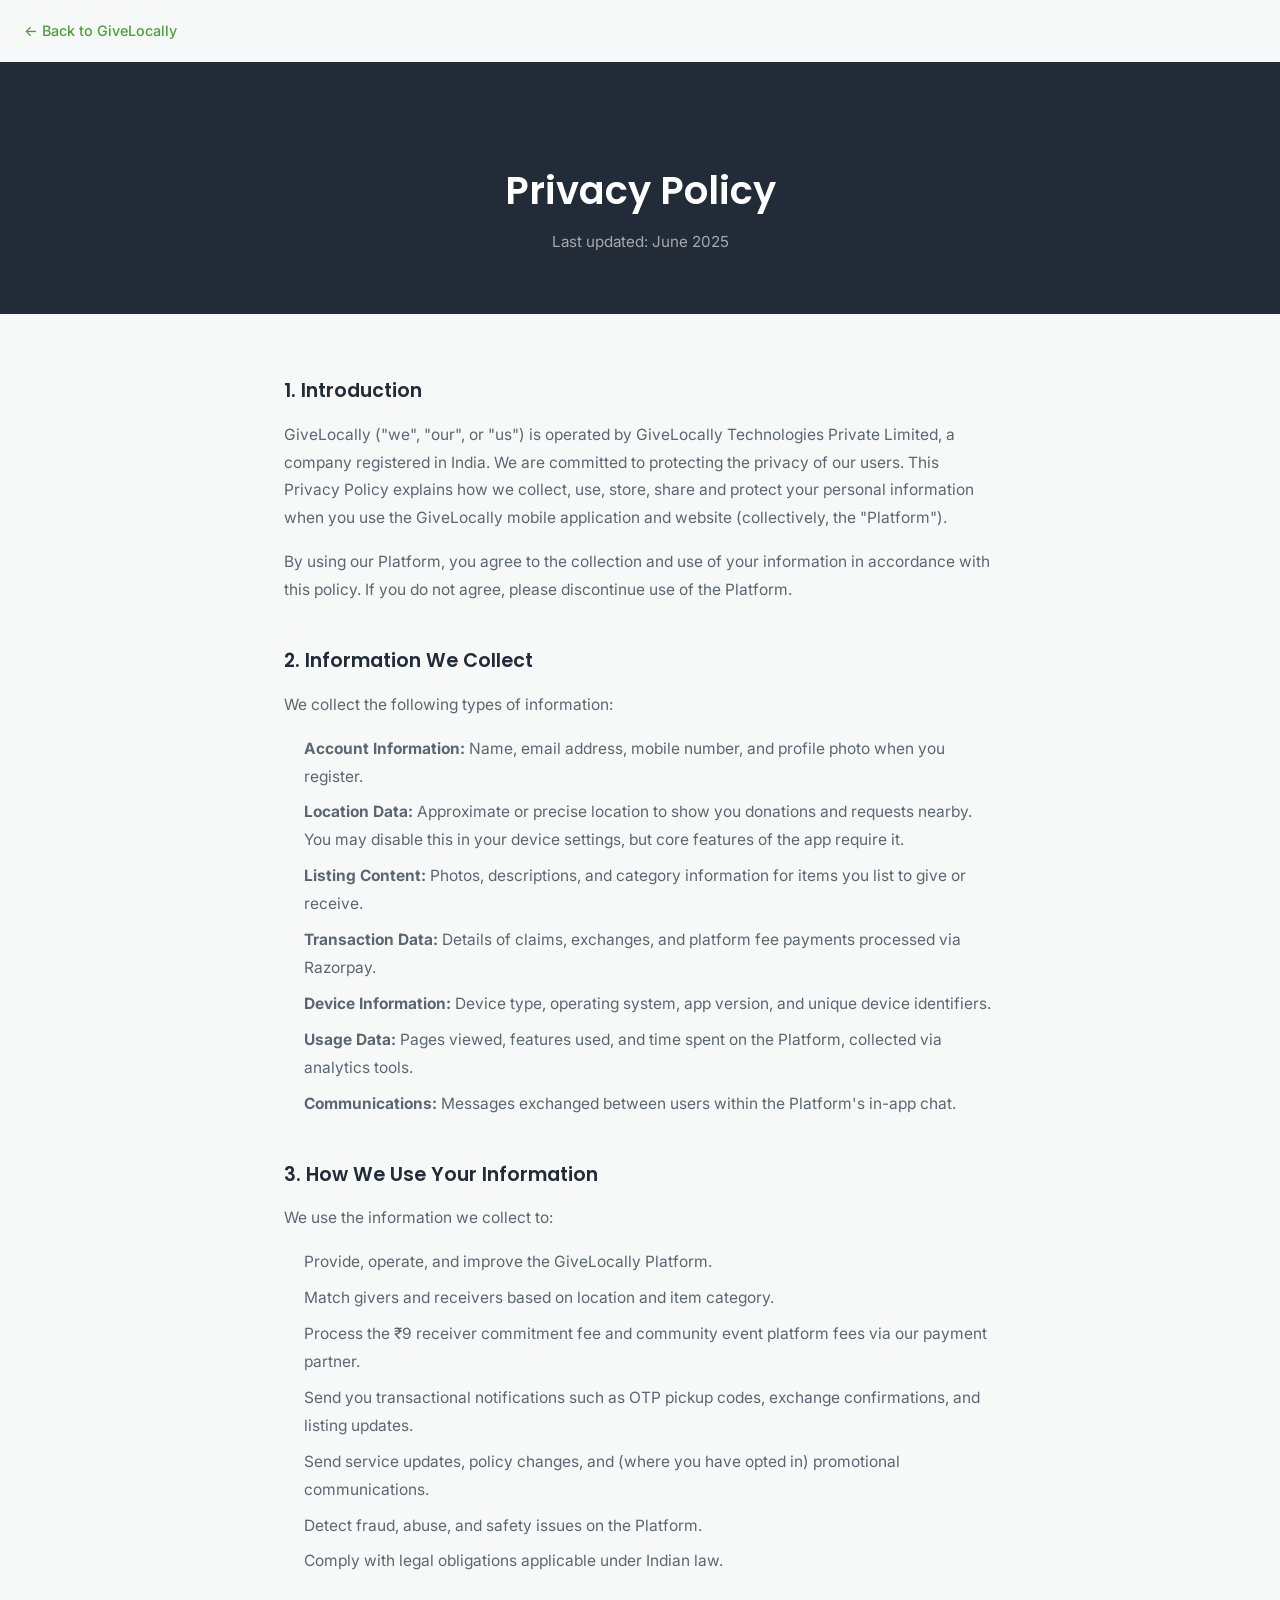
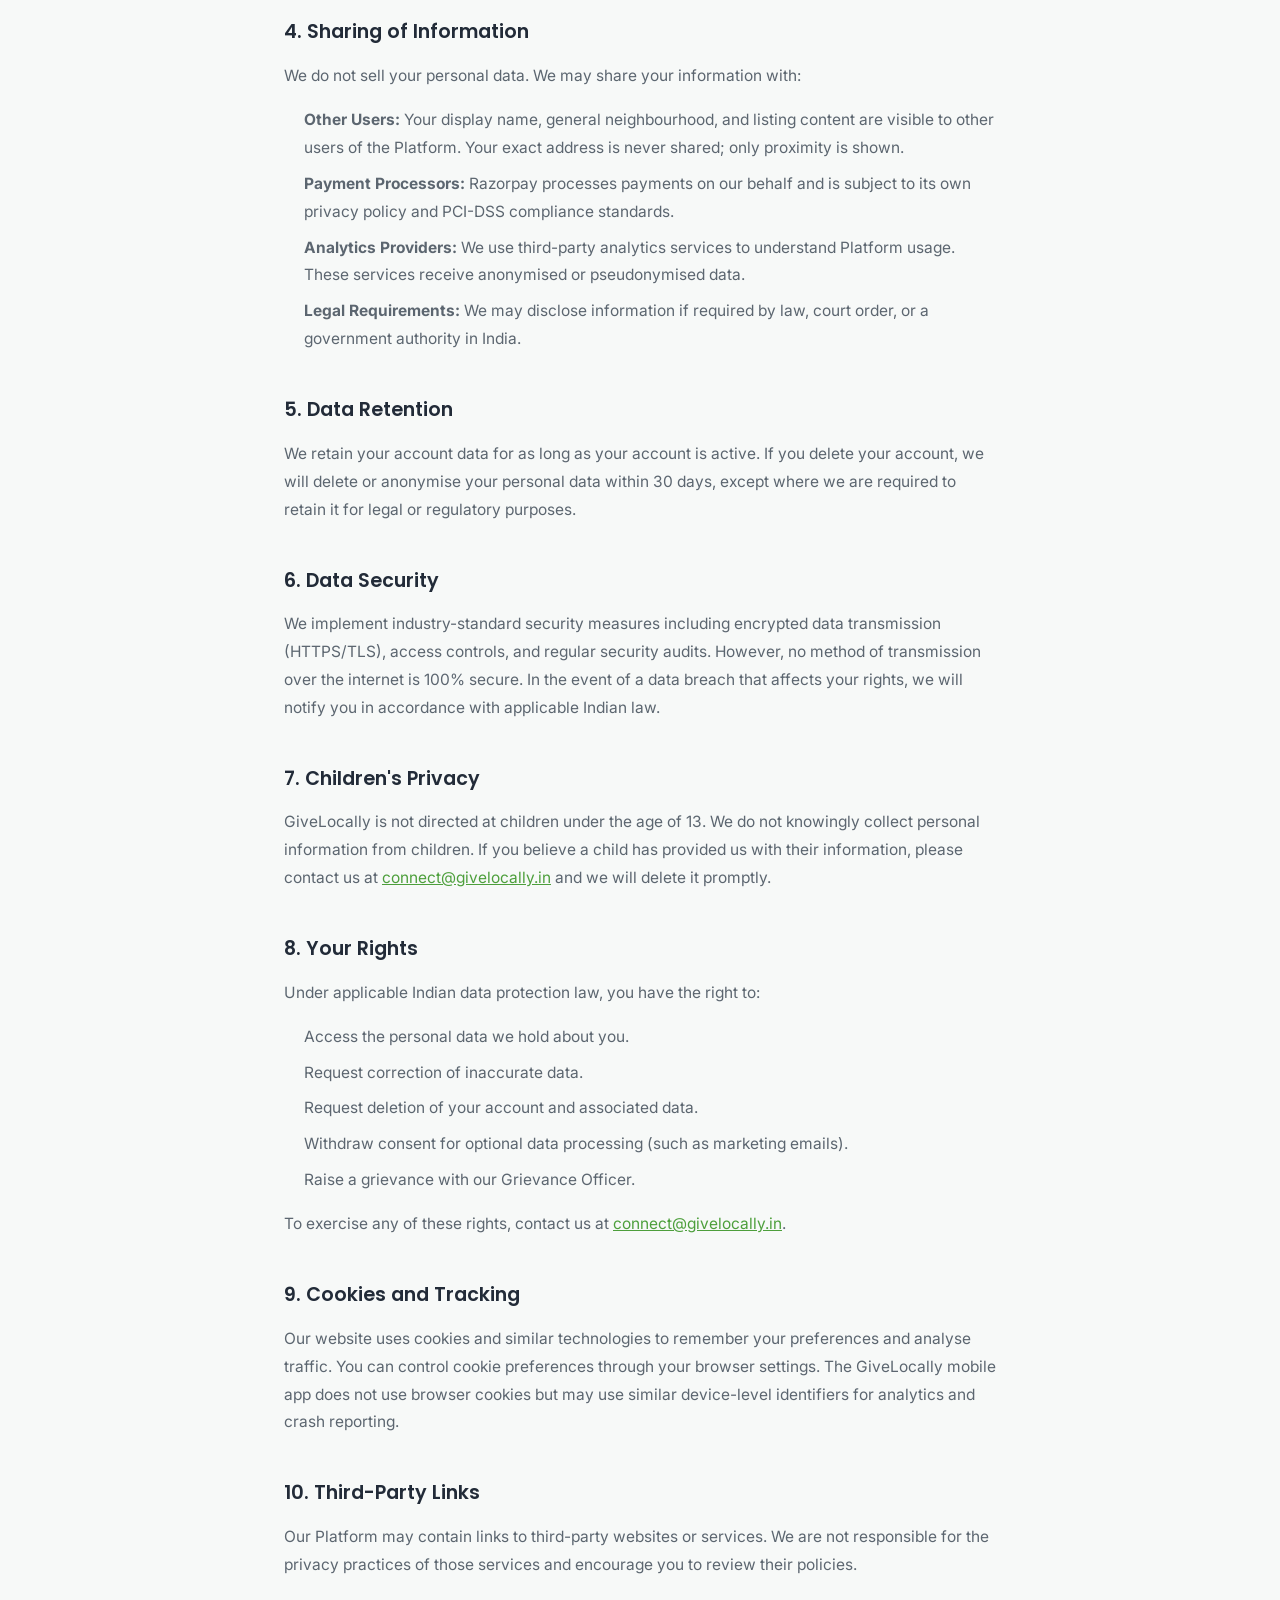
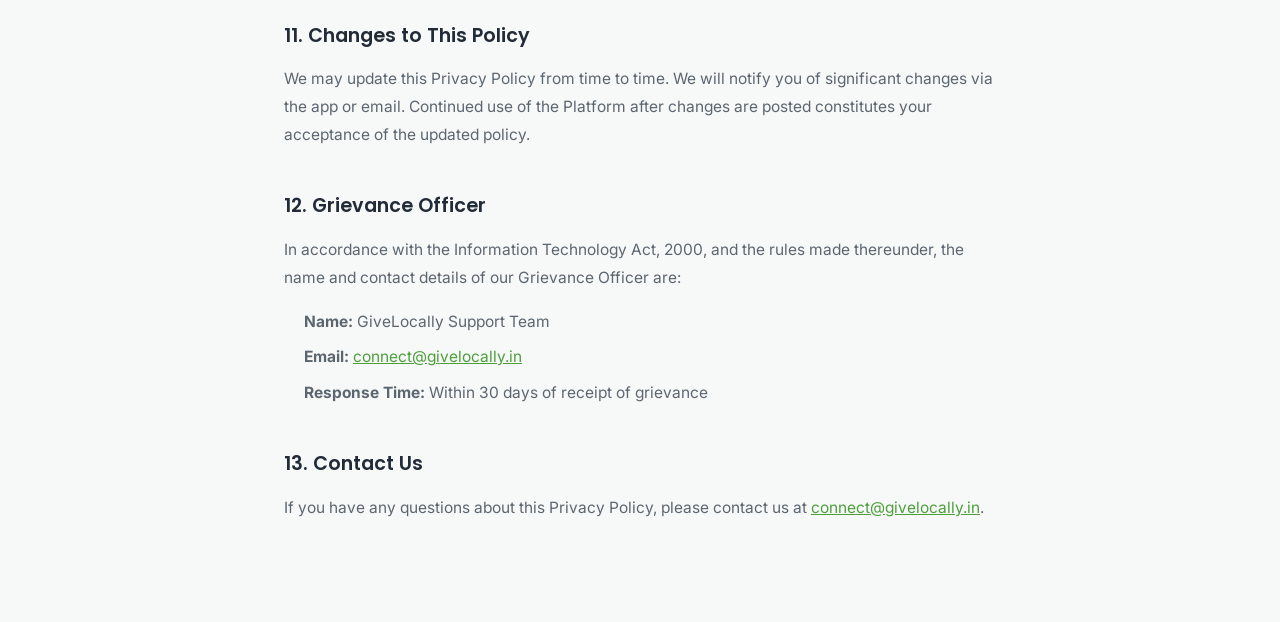
<file: privacy-policy.html>
<!DOCTYPE html>
<html lang="en">
<head>
<meta charset="UTF-8">
<meta name="viewport" content="width=device-width, initial-scale=1.0">
<title>Privacy Policy | GiveLocally</title>
<meta name="description" content="GiveLocally Privacy Policy — how we collect, use and protect your personal information on the GiveLocally donation app.">
<link rel="canonical" href="https://givelocally.in/privacy-policy.html">
<meta name="robots" content="noindex, follow">
<link rel="icon" type="image/png" href="assets/favicon.png">
<meta name="theme-color" content="#4D9F3C">
<link rel="preconnect" href="https://fonts.googleapis.com">
<link href="https://fonts.googleapis.com/css2?family=Poppins:wght@400;500;600;700&family=Inter:wght@400;500;600&display=swap" rel="stylesheet">
<link rel="stylesheet" href="style.css">
<style>
  .legal-hero {
    background: var(--color-navy);
    color: #fff;
    padding: 100px 0 60px;
    text-align: center;
  }
  .legal-hero h1 { font-family: var(--font-display); font-size: 2.4rem; font-weight: 600; margin-bottom: 12px; }
  .legal-hero p { color: rgba(255,255,255,0.6); font-size: 0.95rem; }
  .legal-body {
    max-width: 760px;
    margin: 60px auto 100px;
    padding: 0 24px;
    color: var(--color-ink);
    font-family: var(--font-body);
    line-height: 1.8;
  }
  .legal-body h2 {
    font-family: var(--font-display);
    font-size: 1.2rem;
    font-weight: 600;
    color: var(--color-navy);
    margin: 40px 0 12px;
  }
  .legal-body h2:first-child { margin-top: 0; }
  .legal-body p { margin-bottom: 16px; color: var(--color-ink-soft); font-size: 0.97rem; }
  .legal-body ul { margin: 0 0 16px 20px; color: var(--color-ink-soft); font-size: 0.97rem; }
  .legal-body ul li { margin-bottom: 8px; }
  .legal-body a { color: var(--color-primary); text-decoration: underline; }
  .back-link {
    display: inline-flex;
    align-items: center;
    gap: 8px;
    color: var(--color-primary);
    font-family: var(--font-body);
    font-size: 0.9rem;
    font-weight: 500;
    text-decoration: none;
    padding: 20px 24px;
    display: block;
  }
  .back-link:hover { text-decoration: underline; }
</style>
</head>
<body>

<a href="index.html" class="back-link">← Back to GiveLocally</a>

<section class="legal-hero">
  <div class="container">
    <h1>Privacy Policy</h1>
    <p>Last updated: June 2025</p>
  </div>
</section>

<div class="legal-body">

  <h2>1. Introduction</h2>
  <p>GiveLocally ("we", "our", or "us") is operated by GiveLocally Technologies Private Limited, a company registered in India. We are committed to protecting the privacy of our users. This Privacy Policy explains how we collect, use, store, share and protect your personal information when you use the GiveLocally mobile application and website (collectively, the "Platform").</p>
  <p>By using our Platform, you agree to the collection and use of your information in accordance with this policy. If you do not agree, please discontinue use of the Platform.</p>

  <h2>2. Information We Collect</h2>
  <p>We collect the following types of information:</p>
  <ul>
    <li><strong>Account Information:</strong> Name, email address, mobile number, and profile photo when you register.</li>
    <li><strong>Location Data:</strong> Approximate or precise location to show you donations and requests nearby. You may disable this in your device settings, but core features of the app require it.</li>
    <li><strong>Listing Content:</strong> Photos, descriptions, and category information for items you list to give or receive.</li>
    <li><strong>Transaction Data:</strong> Details of claims, exchanges, and platform fee payments processed via Razorpay.</li>
    <li><strong>Device Information:</strong> Device type, operating system, app version, and unique device identifiers.</li>
    <li><strong>Usage Data:</strong> Pages viewed, features used, and time spent on the Platform, collected via analytics tools.</li>
    <li><strong>Communications:</strong> Messages exchanged between users within the Platform's in-app chat.</li>
  </ul>

  <h2>3. How We Use Your Information</h2>
  <p>We use the information we collect to:</p>
  <ul>
    <li>Provide, operate, and improve the GiveLocally Platform.</li>
    <li>Match givers and receivers based on location and item category.</li>
    <li>Process the ₹9 receiver commitment fee and community event platform fees via our payment partner.</li>
    <li>Send you transactional notifications such as OTP pickup codes, exchange confirmations, and listing updates.</li>
    <li>Send service updates, policy changes, and (where you have opted in) promotional communications.</li>
    <li>Detect fraud, abuse, and safety issues on the Platform.</li>
    <li>Comply with legal obligations applicable under Indian law.</li>
  </ul>

  <h2>4. Sharing of Information</h2>
  <p>We do not sell your personal data. We may share your information with:</p>
  <ul>
    <li><strong>Other Users:</strong> Your display name, general neighbourhood, and listing content are visible to other users of the Platform. Your exact address is never shared; only proximity is shown.</li>
    <li><strong>Payment Processors:</strong> Razorpay processes payments on our behalf and is subject to its own privacy policy and PCI-DSS compliance standards.</li>
    <li><strong>Analytics Providers:</strong> We use third-party analytics services to understand Platform usage. These services receive anonymised or pseudonymised data.</li>
    <li><strong>Legal Requirements:</strong> We may disclose information if required by law, court order, or a government authority in India.</li>
  </ul>

  <h2>5. Data Retention</h2>
  <p>We retain your account data for as long as your account is active. If you delete your account, we will delete or anonymise your personal data within 30 days, except where we are required to retain it for legal or regulatory purposes.</p>

  <h2>6. Data Security</h2>
  <p>We implement industry-standard security measures including encrypted data transmission (HTTPS/TLS), access controls, and regular security audits. However, no method of transmission over the internet is 100% secure. In the event of a data breach that affects your rights, we will notify you in accordance with applicable Indian law.</p>

  <h2>7. Children's Privacy</h2>
  <p>GiveLocally is not directed at children under the age of 13. We do not knowingly collect personal information from children. If you believe a child has provided us with their information, please contact us at <a href="mailto:connect@givelocally.in">connect@givelocally.in</a> and we will delete it promptly.</p>

  <h2>8. Your Rights</h2>
  <p>Under applicable Indian data protection law, you have the right to:</p>
  <ul>
    <li>Access the personal data we hold about you.</li>
    <li>Request correction of inaccurate data.</li>
    <li>Request deletion of your account and associated data.</li>
    <li>Withdraw consent for optional data processing (such as marketing emails).</li>
    <li>Raise a grievance with our Grievance Officer.</li>
  </ul>
  <p>To exercise any of these rights, contact us at <a href="mailto:connect@givelocally.in">connect@givelocally.in</a>.</p>

  <h2>9. Cookies and Tracking</h2>
  <p>Our website uses cookies and similar technologies to remember your preferences and analyse traffic. You can control cookie preferences through your browser settings. The GiveLocally mobile app does not use browser cookies but may use similar device-level identifiers for analytics and crash reporting.</p>

  <h2>10. Third-Party Links</h2>
  <p>Our Platform may contain links to third-party websites or services. We are not responsible for the privacy practices of those services and encourage you to review their policies.</p>

  <h2>11. Changes to This Policy</h2>
  <p>We may update this Privacy Policy from time to time. We will notify you of significant changes via the app or email. Continued use of the Platform after changes are posted constitutes your acceptance of the updated policy.</p>

  <h2>12. Grievance Officer</h2>
  <p>In accordance with the Information Technology Act, 2000, and the rules made thereunder, the name and contact details of our Grievance Officer are:</p>
  <ul>
    <li><strong>Name:</strong> GiveLocally Support Team</li>
    <li><strong>Email:</strong> <a href="mailto:connect@givelocally.in">connect@givelocally.in</a></li>
    <li><strong>Response Time:</strong> Within 30 days of receipt of grievance</li>
  </ul>

  <h2>13. Contact Us</h2>
  <p>If you have any questions about this Privacy Policy, please contact us at <a href="mailto:connect@givelocally.in">connect@givelocally.in</a>.</p>

</div>

</body>
</html>
</file>
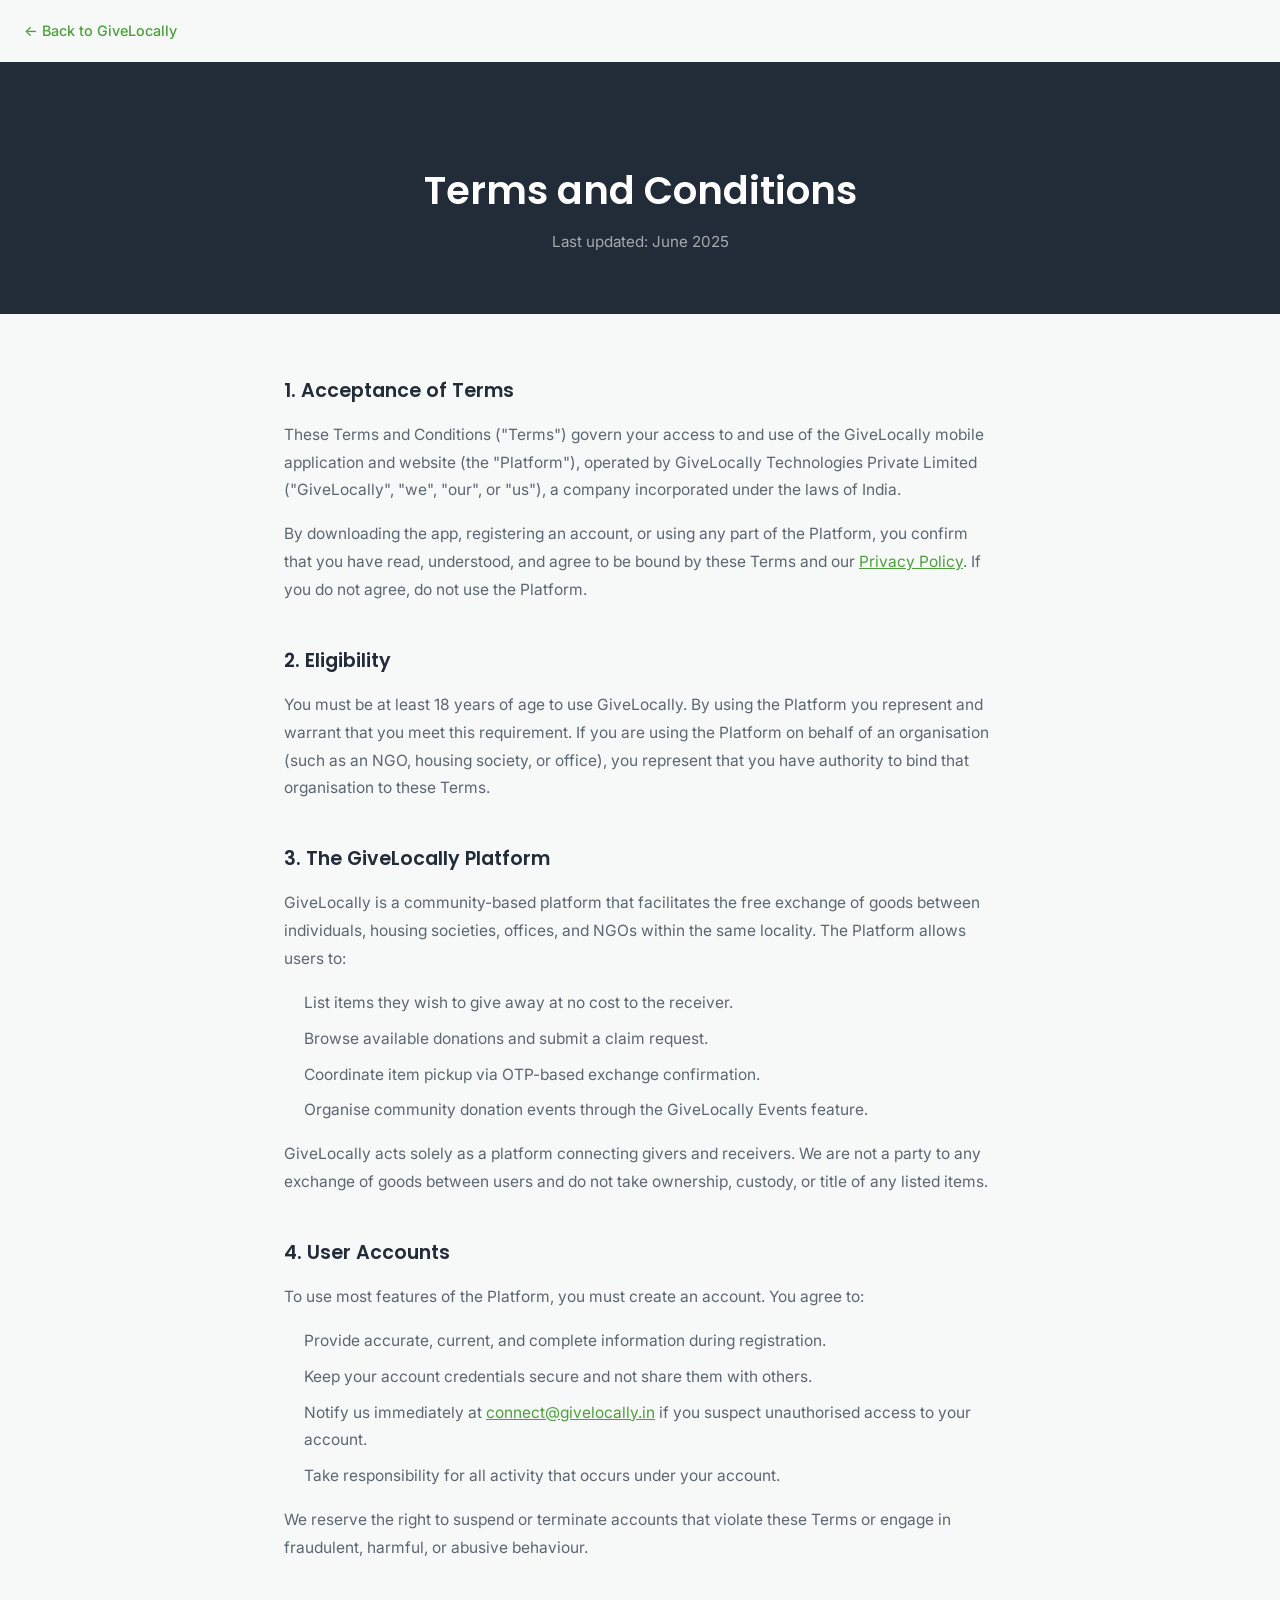
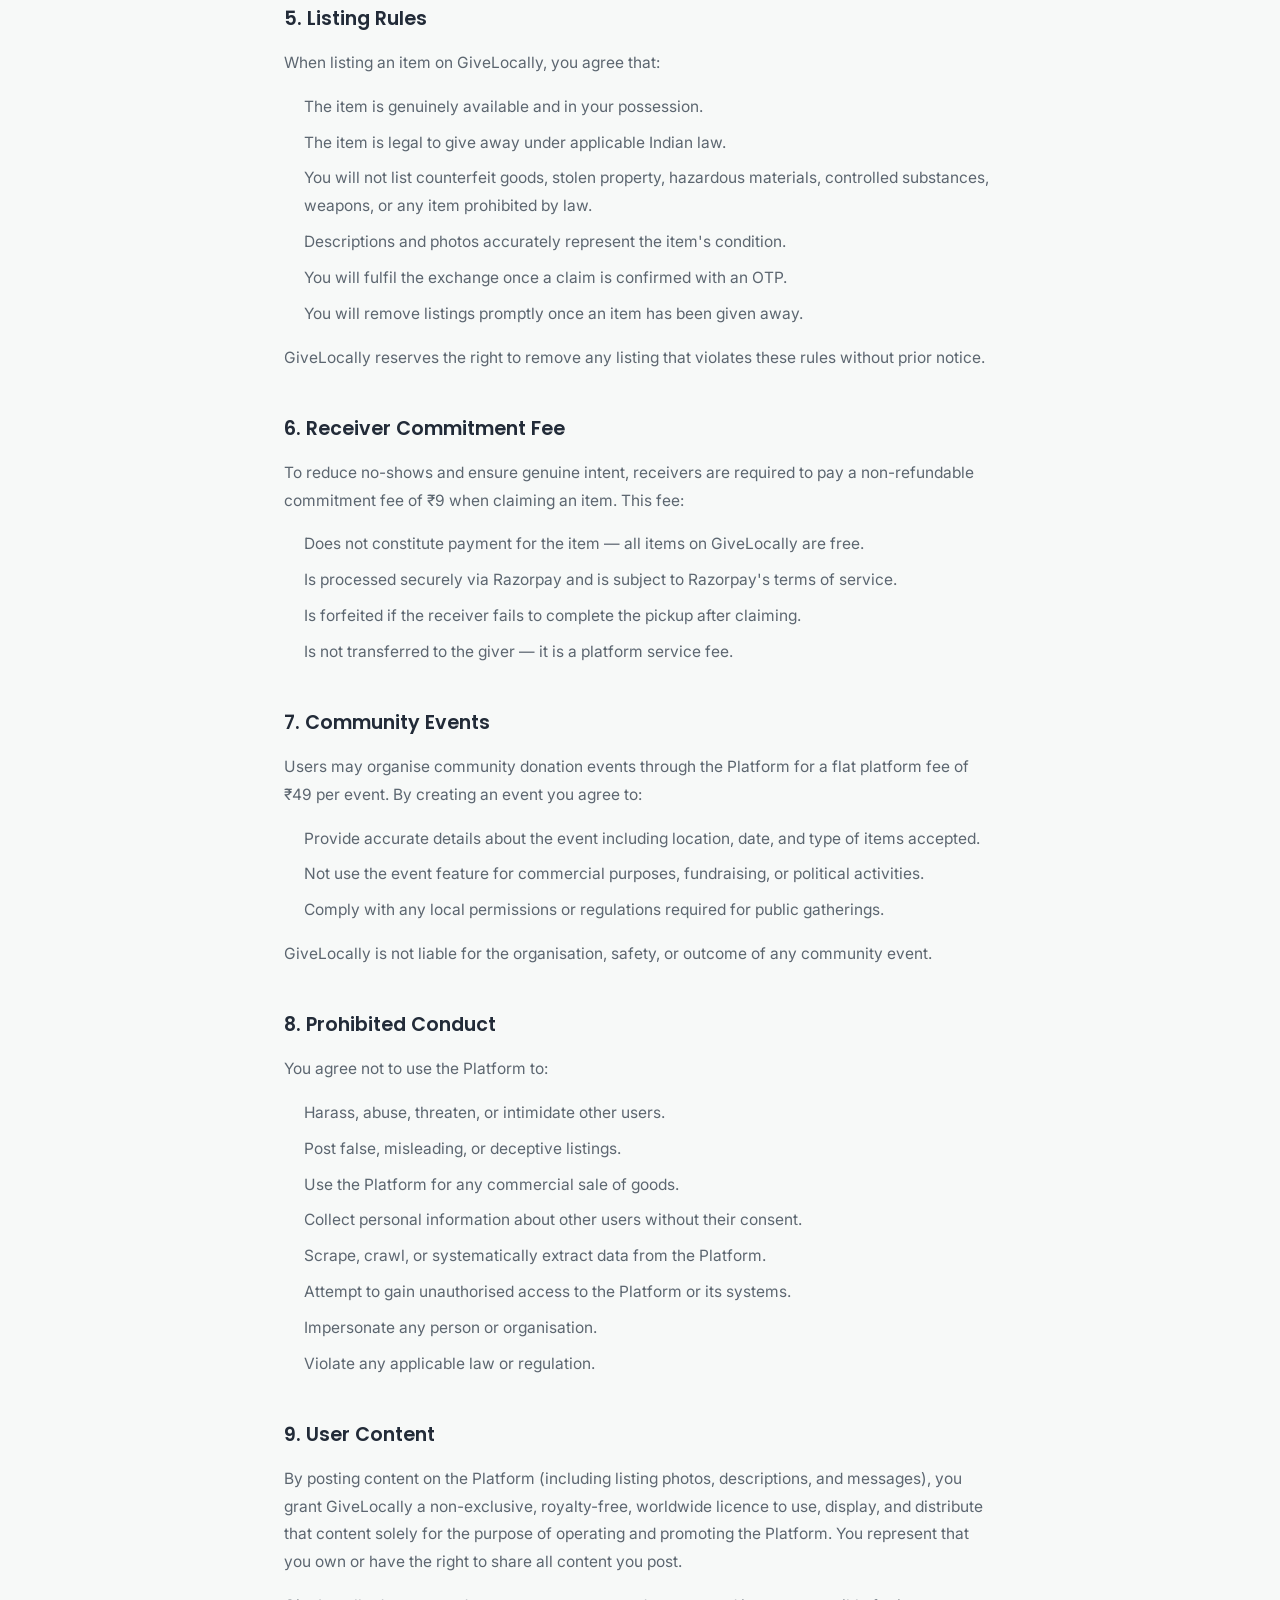
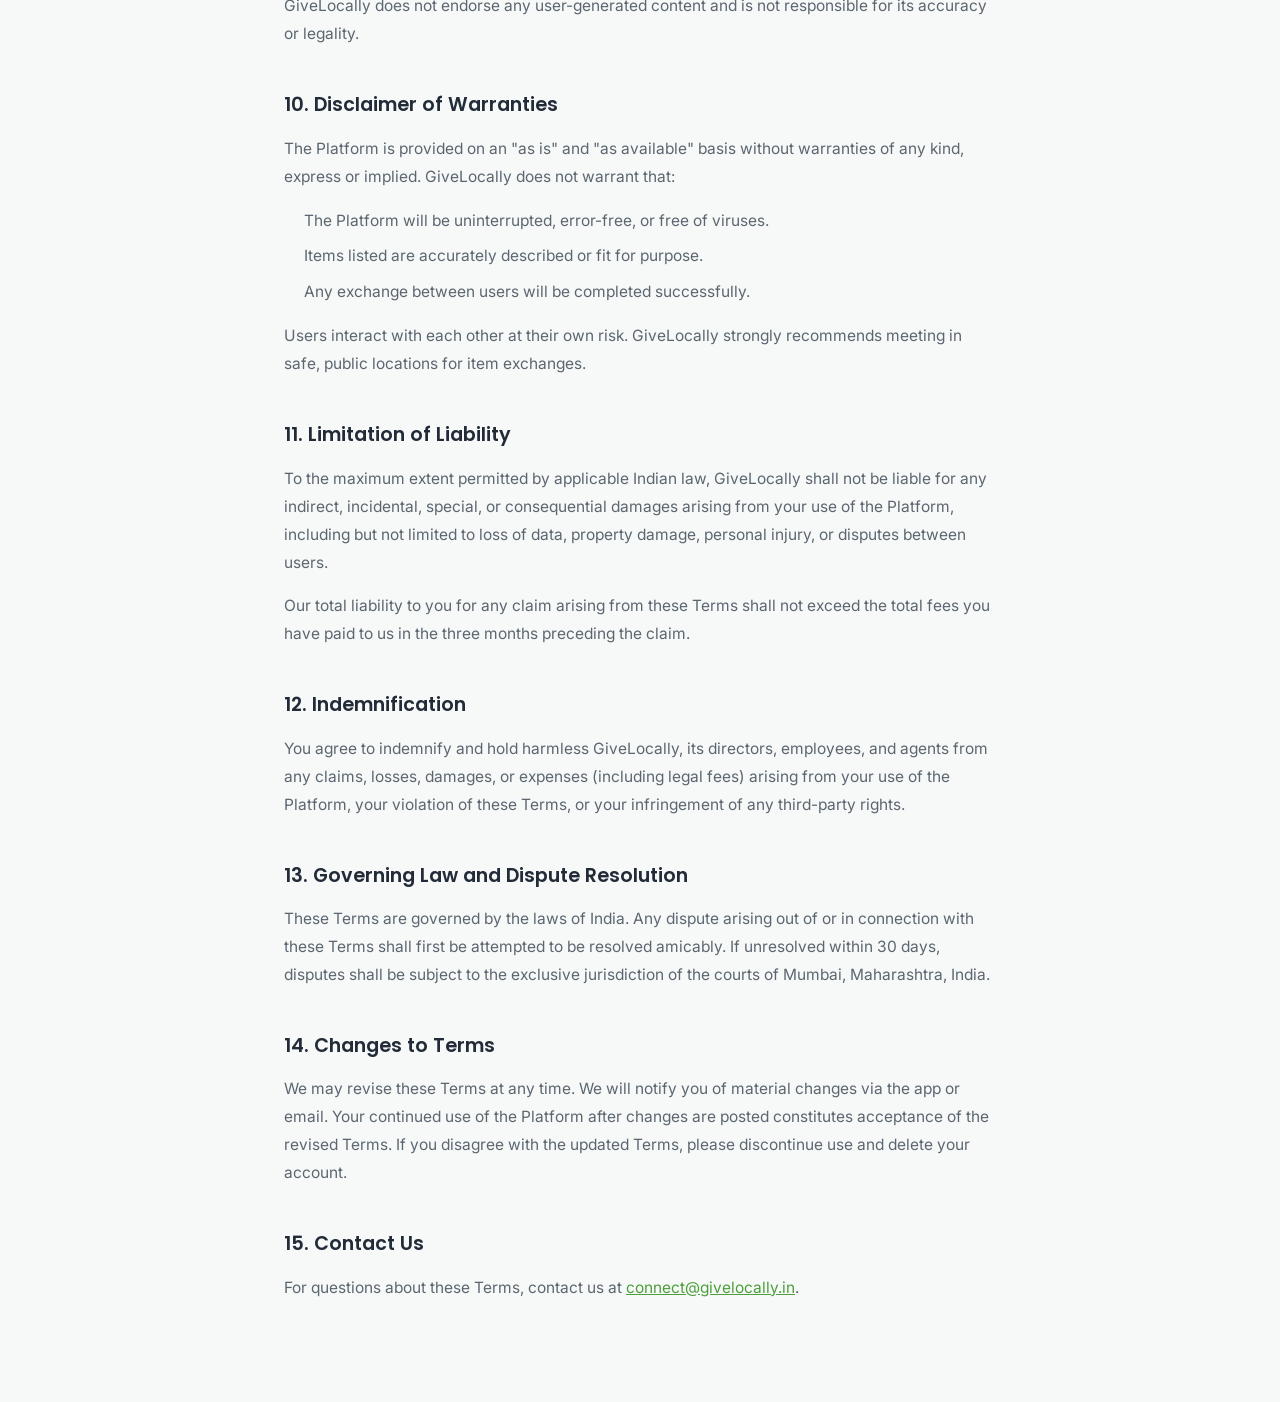
<file: terms.html>
<!DOCTYPE html>
<html lang="en">
<head>
<meta charset="UTF-8">
<meta name="viewport" content="width=device-width, initial-scale=1.0">
<title>Terms and Conditions | GiveLocally</title>
<meta name="description" content="GiveLocally Terms and Conditions — rules governing your use of the GiveLocally donation app and platform.">
<link rel="canonical" href="https://givelocally.in/terms.html">
<meta name="robots" content="noindex, follow">
<link rel="icon" type="image/png" href="assets/favicon.png">
<meta name="theme-color" content="#4D9F3C">
<link rel="preconnect" href="https://fonts.googleapis.com">
<link href="https://fonts.googleapis.com/css2?family=Poppins:wght@400;500;600;700&family=Inter:wght@400;500;600&display=swap" rel="stylesheet">
<link rel="stylesheet" href="style.css">
<style>
  .legal-hero {
    background: var(--color-navy);
    color: #fff;
    padding: 100px 0 60px;
    text-align: center;
  }
  .legal-hero h1 { font-family: var(--font-display); font-size: 2.4rem; font-weight: 600; margin-bottom: 12px; }
  .legal-hero p { color: rgba(255,255,255,0.6); font-size: 0.95rem; }
  .legal-body {
    max-width: 760px;
    margin: 60px auto 100px;
    padding: 0 24px;
    color: var(--color-ink);
    font-family: var(--font-body);
    line-height: 1.8;
  }
  .legal-body h2 {
    font-family: var(--font-display);
    font-size: 1.2rem;
    font-weight: 600;
    color: var(--color-navy);
    margin: 40px 0 12px;
  }
  .legal-body h2:first-child { margin-top: 0; }
  .legal-body p { margin-bottom: 16px; color: var(--color-ink-soft); font-size: 0.97rem; }
  .legal-body ul { margin: 0 0 16px 20px; color: var(--color-ink-soft); font-size: 0.97rem; }
  .legal-body ul li { margin-bottom: 8px; }
  .legal-body a { color: var(--color-primary); text-decoration: underline; }
  .back-link {
    display: inline-flex;
    align-items: center;
    gap: 8px;
    color: var(--color-primary);
    font-family: var(--font-body);
    font-size: 0.9rem;
    font-weight: 500;
    text-decoration: none;
    padding: 20px 24px;
    display: block;
  }
  .back-link:hover { text-decoration: underline; }
</style>
</head>
<body>

<a href="index.html" class="back-link">← Back to GiveLocally</a>

<section class="legal-hero">
  <div class="container">
    <h1>Terms and Conditions</h1>
    <p>Last updated: June 2025</p>
  </div>
</section>

<div class="legal-body">

  <h2>1. Acceptance of Terms</h2>
  <p>These Terms and Conditions ("Terms") govern your access to and use of the GiveLocally mobile application and website (the "Platform"), operated by GiveLocally Technologies Private Limited ("GiveLocally", "we", "our", or "us"), a company incorporated under the laws of India.</p>
  <p>By downloading the app, registering an account, or using any part of the Platform, you confirm that you have read, understood, and agree to be bound by these Terms and our <a href="privacy-policy.html">Privacy Policy</a>. If you do not agree, do not use the Platform.</p>

  <h2>2. Eligibility</h2>
  <p>You must be at least 18 years of age to use GiveLocally. By using the Platform you represent and warrant that you meet this requirement. If you are using the Platform on behalf of an organisation (such as an NGO, housing society, or office), you represent that you have authority to bind that organisation to these Terms.</p>

  <h2>3. The GiveLocally Platform</h2>
  <p>GiveLocally is a community-based platform that facilitates the free exchange of goods between individuals, housing societies, offices, and NGOs within the same locality. The Platform allows users to:</p>
  <ul>
    <li>List items they wish to give away at no cost to the receiver.</li>
    <li>Browse available donations and submit a claim request.</li>
    <li>Coordinate item pickup via OTP-based exchange confirmation.</li>
    <li>Organise community donation events through the GiveLocally Events feature.</li>
  </ul>
  <p>GiveLocally acts solely as a platform connecting givers and receivers. We are not a party to any exchange of goods between users and do not take ownership, custody, or title of any listed items.</p>

  <h2>4. User Accounts</h2>
  <p>To use most features of the Platform, you must create an account. You agree to:</p>
  <ul>
    <li>Provide accurate, current, and complete information during registration.</li>
    <li>Keep your account credentials secure and not share them with others.</li>
    <li>Notify us immediately at <a href="mailto:connect@givelocally.in">connect@givelocally.in</a> if you suspect unauthorised access to your account.</li>
    <li>Take responsibility for all activity that occurs under your account.</li>
  </ul>
  <p>We reserve the right to suspend or terminate accounts that violate these Terms or engage in fraudulent, harmful, or abusive behaviour.</p>

  <h2>5. Listing Rules</h2>
  <p>When listing an item on GiveLocally, you agree that:</p>
  <ul>
    <li>The item is genuinely available and in your possession.</li>
    <li>The item is legal to give away under applicable Indian law.</li>
    <li>You will not list counterfeit goods, stolen property, hazardous materials, controlled substances, weapons, or any item prohibited by law.</li>
    <li>Descriptions and photos accurately represent the item's condition.</li>
    <li>You will fulfil the exchange once a claim is confirmed with an OTP.</li>
    <li>You will remove listings promptly once an item has been given away.</li>
  </ul>
  <p>GiveLocally reserves the right to remove any listing that violates these rules without prior notice.</p>

  <h2>6. Receiver Commitment Fee</h2>
  <p>To reduce no-shows and ensure genuine intent, receivers are required to pay a non-refundable commitment fee of ₹9 when claiming an item. This fee:</p>
  <ul>
    <li>Does not constitute payment for the item — all items on GiveLocally are free.</li>
    <li>Is processed securely via Razorpay and is subject to Razorpay's terms of service.</li>
    <li>Is forfeited if the receiver fails to complete the pickup after claiming.</li>
    <li>Is not transferred to the giver — it is a platform service fee.</li>
  </ul>

  <h2>7. Community Events</h2>
  <p>Users may organise community donation events through the Platform for a flat platform fee of ₹49 per event. By creating an event you agree to:</p>
  <ul>
    <li>Provide accurate details about the event including location, date, and type of items accepted.</li>
    <li>Not use the event feature for commercial purposes, fundraising, or political activities.</li>
    <li>Comply with any local permissions or regulations required for public gatherings.</li>
  </ul>
  <p>GiveLocally is not liable for the organisation, safety, or outcome of any community event.</p>

  <h2>8. Prohibited Conduct</h2>
  <p>You agree not to use the Platform to:</p>
  <ul>
    <li>Harass, abuse, threaten, or intimidate other users.</li>
    <li>Post false, misleading, or deceptive listings.</li>
    <li>Use the Platform for any commercial sale of goods.</li>
    <li>Collect personal information about other users without their consent.</li>
    <li>Scrape, crawl, or systematically extract data from the Platform.</li>
    <li>Attempt to gain unauthorised access to the Platform or its systems.</li>
    <li>Impersonate any person or organisation.</li>
    <li>Violate any applicable law or regulation.</li>
  </ul>

  <h2>9. User Content</h2>
  <p>By posting content on the Platform (including listing photos, descriptions, and messages), you grant GiveLocally a non-exclusive, royalty-free, worldwide licence to use, display, and distribute that content solely for the purpose of operating and promoting the Platform. You represent that you own or have the right to share all content you post.</p>
  <p>GiveLocally does not endorse any user-generated content and is not responsible for its accuracy or legality.</p>

  <h2>10. Disclaimer of Warranties</h2>
  <p>The Platform is provided on an "as is" and "as available" basis without warranties of any kind, express or implied. GiveLocally does not warrant that:</p>
  <ul>
    <li>The Platform will be uninterrupted, error-free, or free of viruses.</li>
    <li>Items listed are accurately described or fit for purpose.</li>
    <li>Any exchange between users will be completed successfully.</li>
  </ul>
  <p>Users interact with each other at their own risk. GiveLocally strongly recommends meeting in safe, public locations for item exchanges.</p>

  <h2>11. Limitation of Liability</h2>
  <p>To the maximum extent permitted by applicable Indian law, GiveLocally shall not be liable for any indirect, incidental, special, or consequential damages arising from your use of the Platform, including but not limited to loss of data, property damage, personal injury, or disputes between users.</p>
  <p>Our total liability to you for any claim arising from these Terms shall not exceed the total fees you have paid to us in the three months preceding the claim.</p>

  <h2>12. Indemnification</h2>
  <p>You agree to indemnify and hold harmless GiveLocally, its directors, employees, and agents from any claims, losses, damages, or expenses (including legal fees) arising from your use of the Platform, your violation of these Terms, or your infringement of any third-party rights.</p>

  <h2>13. Governing Law and Dispute Resolution</h2>
  <p>These Terms are governed by the laws of India. Any dispute arising out of or in connection with these Terms shall first be attempted to be resolved amicably. If unresolved within 30 days, disputes shall be subject to the exclusive jurisdiction of the courts of Mumbai, Maharashtra, India.</p>

  <h2>14. Changes to Terms</h2>
  <p>We may revise these Terms at any time. We will notify you of material changes via the app or email. Your continued use of the Platform after changes are posted constitutes acceptance of the revised Terms. If you disagree with the updated Terms, please discontinue use and delete your account.</p>

  <h2>15. Contact Us</h2>
  <p>For questions about these Terms, contact us at <a href="mailto:connect@givelocally.in">connect@givelocally.in</a>.</p>

</div>

</body>
</html>
</file>
<file: style.css>
/* ==========================================================================
   GiveLocally — Design tokens
   ========================================================================== */
:root{
  /* Color system — aligned to the GiveLocally logo (green + navy) */
  --color-bg:              #F7F9F8;
  --color-bg-alt:          #FFFFFF;
  --color-navy:            #222B38;
  --color-navy-soft:       #303B4A;
  --color-primary:         #4D9F3C;
  --color-primary-deep:    #3C7E2E;
  --color-primary-light:   #E3F3DC;
  --color-ink:             #1C2430;
  --color-ink-soft:        #5C6670;
  --color-line:            #E2E6E3;
  --color-success-bg:      #E6F4EC;
  --color-success-text:    #1F7A4D;
  --color-accent-red:      #C0392B;

  --font-display: 'Poppins', sans-serif;
  --font-body: 'Inter', sans-serif;

  --radius-sm: 8px;
  --radius-md: 14px;
  --radius-lg: 22px;
  --radius-full: 999px;

  --shadow-sm: 0 2px 8px rgba(28,36,48,0.06);
  --shadow-md: 0 8px 24px rgba(28,36,48,0.10);
  --shadow-lg: 0 20px 50px rgba(28,36,48,0.16);

  --container-w: 1180px;
}

*{ margin:0; padding:0; box-sizing:border-box; }
html{ scroll-behavior:smooth; }
body{
  font-family: var(--font-body);
  color: var(--color-ink);
  background: var(--color-bg);
  line-height: 1.5;
  -webkit-font-smoothing: antialiased;
}
img{ max-width:100%; display:block; }
a{ text-decoration:none; color:inherit; }
ul,ol{ list-style:none; }
button{ font-family:inherit; cursor:pointer; border:none; background:none; }

.container{
  max-width: var(--container-w);
  margin: 0 auto;
  padding: 0 24px;
}

/* ==========================================================================
   Buttons — ONE consistent system across the whole site (critique fix)
   ========================================================================== */
.btn{
  display:inline-flex;
  align-items:center;
  justify-content:center;
  gap:8px;
  font-family: var(--font-display);
  font-weight:700;
  border-radius: var(--radius-full);
  transition: transform .2s ease, box-shadow .2s ease, background .2s ease;
  white-space:nowrap;
}
.btn--sm{ padding:10px 20px; font-size:0.875rem; }
.btn--lg{ padding:16px 30px; font-size:1rem; }

.btn--primary{
  background: var(--color-primary);
  color:#fff;
  box-shadow: var(--shadow-sm);
}
.btn--primary:hover{ background: var(--color-primary-deep); transform: translateY(-2px); box-shadow: var(--shadow-md); }

.btn--ghost{
  background: transparent;
  color: var(--color-navy);
  border: 1.5px solid var(--color-line);
}
.btn--ghost:hover{ border-color: var(--color-navy); transform: translateY(-2px); }

.btn--light{
  background:#fff;
  color: var(--color-primary);
}
.btn--light:hover{ transform: translateY(-2px); box-shadow: var(--shadow-md); }

.btn--ghost-light{
  background: transparent;
  color:#fff;
  border: 1.5px solid rgba(255,255,255,0.5);
}
.btn--ghost-light:hover{ border-color:#fff; transform: translateY(-2px); }

.btn--dark{
  background: var(--color-navy);
  color:#fff;
  box-shadow: var(--shadow-sm);
}
.btn--dark:hover{ transform: translateY(-2px); box-shadow: var(--shadow-md); }

/* ==========================================================================
   Top utility bar + Header
   ========================================================================== */
.topbar{
  background: var(--color-navy);
  color: rgba(255,255,255,0.7);
  font-size: 0.8rem;
}
.topbar__inner{
  display:flex;
  justify-content:space-between;
  align-items:center;
  padding: 8px 24px;
}
.topbar__left{ display:flex; gap:24px; }
.topbar a:hover{ color:#fff; }

.header{
  position: sticky;
  top:0;
  z-index: 100;
  background: rgba(247,249,248,0.9);
  backdrop-filter: blur(10px);
  border-bottom: 1px solid var(--color-line);
}
.header__inner{
  display:flex;
  align-items:center;
  justify-content:space-between;
  padding: 14px 24px;
  gap: 24px;
}
.logo{ display:flex; align-items:center; gap:10px; }
.logo__img{
  height: 44px;
  width: auto;
  display:block;
}
.logo__chip{
  display:inline-flex;
  align-items:center;
  background:#fff;
  border-radius: var(--radius-sm);
  padding: 6px 12px;
}
.nav{
  display:flex;
  gap: 32px;
  margin-left:auto;
  font-weight:600;
  font-size:0.92rem;
  color: var(--color-ink-soft);
}
.nav a:hover{ color: var(--color-primary); }
.nav-toggle{
  display:none;
  flex-direction:column;
  gap:5px;
  width: 28px;
}
.nav-toggle span{
  height:2px; width:100%;
  background: var(--color-ink);
  border-radius:2px;
}

/* ==========================================================================
   Hero
   ========================================================================== */
.hero{
  position: relative;
  color: var(--color-navy);
  background: #fcf1e0;
  overflow: hidden;
  min-height: 88vh;
  display:flex;
  align-items:center;
  padding: 110px 0 64px;
}
.hero__bg{
  position:absolute; inset:0;
  background: url('assets/hero-banner.png') 80px center / cover no-repeat;
}
.hero__inner{
  position:relative;
  width:100%;
}
.hero__content{
  max-width: 520px;
}
.pill{
  display:inline-flex;
  align-items:center;
  gap:8px;
  padding: 8px 16px;
  border-radius: var(--radius-full);
  font-size:0.8rem;
  font-weight:600;
  margin-bottom: 22px;
}
.pill--accent{
  background: rgba(255,255,255,0.7);
  color: var(--color-primary-deep);
  border: 1px solid rgba(77,159,60,0.3);
}
.pill__dot{
  width:7px; height:7px;
  border-radius:50%;
  background: var(--color-primary);
  box-shadow: 0 0 0 0 rgba(77,159,60,0.6);
  animation: pulse 2s infinite;
}
@keyframes pulse{
  0%{ box-shadow: 0 0 0 0 rgba(77,159,60,0.5); }
  70%{ box-shadow: 0 0 0 6px rgba(77,159,60,0); }
  100%{ box-shadow: 0 0 0 0 rgba(77,159,60,0); }
}
.pill--success{
  background: var(--color-success-bg);
  color: var(--color-success-text);
  margin-top: 14px;
}
.hero__title{
  font-family: var(--font-display);
  font-size: clamp(2.1rem, 4.2vw, 3rem);
  line-height: 1.15;
  font-weight: 600;
  margin-bottom: 22px;
  letter-spacing: -0.01em;
  color: var(--color-navy);
}
.hero__title em{
  font-style: italic;
  color: var(--color-primary-deep);
}
.hero__underline{
  text-decoration: underline;
  text-decoration-thickness: 2px;
  text-underline-offset: 4px;
}
.hero__subtitle{
  font-size: 1.05rem;
  color: var(--color-ink-soft);
  max-width: 460px;
  margin-bottom: 28px;
}
.hero__perks{
  display:flex;
  align-items:center;
  gap: 16px;
  margin-bottom: 32px;
  font-weight:700;
  font-size: 1rem;
  color: var(--color-primary-deep);
}
.hero__perk{
  display:flex;
  align-items:center;
  gap: 8px;
}
.hero__perk-icon{ font-size: 1.1rem; }
.hero__perk-divider{
  width: 1px;
  height: 22px;
  background: var(--color-line);
}
.hero__ctas{
  display:flex;
  gap: 14px;
  flex-wrap: wrap;
}
.hero__ctas--center{ justify-content:center; }
.btn--store{
  display:inline-flex;
  align-items:center;
  gap: 10px;
  background: var(--color-navy);
  color:#fff;
  border-radius: var(--radius-md);
  padding: 10px 20px;
  transition: transform .2s ease, box-shadow .2s ease;
}
.btn--store:hover{ transform: translateY(-2px); box-shadow: var(--shadow-md); }
.btn--store small{ display:block; font-size: 0.62rem; letter-spacing: 0.04em; opacity: 0.7; }
.btn--store strong{ display:block; font-size: 0.95rem; font-family: var(--font-display); }
.btn--store-outline{
  background: transparent;
  border: 1.5px solid var(--color-navy);
  color: var(--color-navy);
}
.hero__note{
  margin-top:22px;
  font-size: 0.85rem;
  color: var(--color-ink-soft);
  display:flex;
  align-items:center;
  gap:8px;
}
.hero__note-icon{
  color: var(--color-primary);
  font-weight:800;
}


/* ==========================================================================
   Section generic
   ========================================================================== */
.section{ padding: 100px 0; }
.section-head{ max-width: 640px; margin: 0 auto 56px; text-align:center; }
.section-head--light{ color:#fff; }
.eyebrow{
  display:block;
  font-size:0.78rem;
  font-weight:800;
  letter-spacing: 0.08em;
  text-transform: uppercase;
  color: var(--color-primary);
  margin-bottom: 14px;
}
.eyebrow--light{ color:#8FCF7E; }
.h2{
  font-family: var(--font-display);
  font-size: clamp(1.7rem, 3vw, 2.3rem);
  font-weight: 600;
  line-height:1.25;
  color: var(--color-ink);
  letter-spacing: -0.01em;
}
.h2--light{ color:#fff; }
.section-head__sub{
  margin-top: 14px;
  color: var(--color-ink-soft);
  font-size: 1.02rem;
}
.body-text{ color: var(--color-ink-soft); font-size: 1rem; margin-bottom: 22px; }

/* Problem section */
.problem{ background: var(--color-bg-alt); }
.problem__inner{
  display:grid;
  grid-template-columns: 0.85fr 1.15fr;
  gap: 72px;
  align-items:center;
}
.problem__phone-img{
  max-width: 320px;
  margin: 0 auto;
  filter: drop-shadow(0 30px 40px rgba(28,36,48,0.18));
}
.problem__lede{
  font-size: 1.15rem;
  font-weight:600;
  color: var(--color-primary);
  margin: 14px 0 18px;
}
.trust-chip{
  display:flex;
  align-items:center;
  gap: 14px;
  background: var(--color-bg);
  border: 1px solid var(--color-line);
  border-radius: var(--radius-md);
  padding: 14px 18px;
}
.trust-chip__icon{ font-size: 1.4rem; }
.trust-chip strong{ display:block; font-size:0.92rem; }
.trust-chip span{ font-size: 0.82rem; color: var(--color-ink-soft); }

/* How it works */
.how-it-works{ background: var(--color-bg); }
.how-it-works__grid{
  display:grid;
  grid-template-columns: 1fr auto 1fr;
  gap: 32px;
  align-items: center;
}
.how-col{
  background: var(--color-bg-alt);
  border: 1px solid var(--color-line);
  border-radius: var(--radius-lg);
  padding: 36px 32px;
  box-shadow: var(--shadow-sm);
  transition: transform .25s ease, box-shadow .25s ease;
}
.how-col:hover{ transform: translateY(-3px); box-shadow: var(--shadow-md); }
.how-col__title{
  display:flex;
  align-items:center;
  gap:10px;
  font-family: var(--font-display);
  font-size: 1.25rem;
  font-weight:600;
  margin-bottom: 30px;
}
.how-col__icon{
  display:inline-flex;
  align-items:center;
  justify-content:center;
  width:34px; height:34px;
  border-radius:50%;
  font-size:0.95rem;
}
.how-col__title--give .how-col__icon{ background: #E4E8EC; color: var(--color-navy); }
.how-col__title--receive .how-col__icon{ background: var(--color-primary-light); color: var(--color-primary-deep); }
.steps{
  display:flex;
  flex-direction:column;
  gap: 28px;
  position: relative;
}
.steps::before{
  content:'';
  position:absolute;
  left: 18px;
  top: 24px;
  bottom: 24px;
  width: 0;
  border-left: 2px dotted var(--color-ink-soft);
  opacity: 0.35;
  z-index:0;
}
.step{
  display:flex;
  gap: 18px;
  position: relative;
  z-index:1;
}
.step strong{ display:block; font-size:1rem; margin-bottom:4px; }
.step p{ font-size: 0.92rem; color: var(--color-ink-soft); }
.step__num{
  flex: 0 0 36px;
  width:36px; height:36px;
  border-radius:50%;
  display:flex; align-items:center; justify-content:center;
  font-weight:800;
  font-family: var(--font-display);
  color:#fff;
  box-shadow: 0 0 0 4px var(--color-bg-alt);
}
.step__num--give{ background: var(--color-navy); }
.step__num--receive{ background: var(--color-primary); }
.how-divider{
  display:flex;
  align-items:center;
  justify-content:center;
}
.how-divider__node{
  width: 56px; height:56px;
  border-radius:50%;
  background: var(--color-navy);
  color:#fff;
  box-shadow: var(--shadow-md);
  animation: spin-subtle 6s linear infinite;
  display:flex; align-items:center; justify-content:center;
  font-size: 1.3rem;
}
@keyframes spin-subtle{
  0%, 40%{ transform: rotate(0deg); }
  60%, 100%{ transform: rotate(360deg); }
}

/* Categories — light surface to match approved reference */
.categories{ background: var(--color-bg); }
.category-grid{
  display:grid;
  grid-template-columns: repeat(3, 1fr);
  gap: 20px;
  margin-bottom: 36px;
}
.cat-card{
  position:relative;
  background: var(--color-bg-alt);
  border: 1px solid var(--color-line);
  border-radius: var(--radius-lg);
  padding: 26px;
  color: var(--color-ink);
  transition: transform .25s ease, box-shadow .25s ease;
}
.cat-card:hover{ transform: translateY(-4px); box-shadow: var(--shadow-md); }
.cat-card__icon{
  display:inline-flex;
  align-items:center;
  justify-content:center;
  width: 48px; height:48px;
  border-radius: var(--radius-sm);
  font-size: 1.4rem;
  margin-bottom: 16px;
}
.cat-card h3{ font-family: var(--font-display); font-size:1.1rem; margin-bottom:8px; }
.cat-card p{ font-size: 0.88rem; color: var(--color-ink-soft); }
.cat-card__badge{
  position:absolute;
  top:22px; right:22px;
  background: var(--color-success-text);
  color:#fff;
  font-size: 0.68rem;
  font-weight:700;
  padding: 4px 10px;
  border-radius: var(--radius-full);
}
.cat-card__badge--urgent{ background: #6A4FB0; }
.cat-card__tags{ display:flex; gap:8px; margin-top:12px; flex-wrap:wrap; }
.cat-card__tags span{
  font-size: 0.72rem;
  color: var(--color-ink-soft);
  background: var(--color-bg);
  border: 1px solid var(--color-line);
  padding: 3px 9px;
  border-radius: var(--radius-full);
}

.banner-card{
  display:flex;
  align-items:center;
  gap: 20px;
  background: var(--color-accent-red);
  border-radius: var(--radius-lg);
  padding: 24px 28px;
  transition: transform .2s ease;
}
.banner-card:hover{ transform: translateY(-2px); }
.banner-card__icon{
  font-size: 1.8rem;
  background: rgba(255,255,255,0.15);
  width: 56px; height:56px;
  border-radius:50%;
  display:flex; align-items:center; justify-content:center;
  flex-shrink:0;
}
.banner-card__copy{ flex:1; color:#fff; }
.banner-card__copy strong{ display:block; font-size:1.05rem; margin-bottom:4px; }
.banner-card__copy p{ font-size: 0.88rem; color: rgba(255,255,255,0.78); }

/* Trust */
.trust{ background: var(--color-bg-alt); }
.trust-grid{
  display:grid;
  grid-template-columns: repeat(4, 1fr);
  gap: 20px;
}
.trust-card{
  background: var(--color-bg);
  border: 1px solid var(--color-line);
  border-radius: var(--radius-lg);
  padding: 26px;
  position:relative;
  transition: transform .25s ease, box-shadow .25s ease;
}
.trust-card:hover{ transform: translateY(-4px); box-shadow: var(--shadow-md); }
.trust-card__num{
  position:absolute;
  top:20px; right:22px;
  font-family: var(--font-display);
  font-weight:800;
  font-size: 0.85rem;
  color: var(--color-line);
}
.trust-card__icon{
  display:inline-flex;
  align-items:center;
  justify-content:center;
  width: 44px; height:44px;
  border-radius:50%;
  background:#fff;
  border: 1px solid var(--color-line);
  font-size: 1.2rem;
  font-weight:800;
  margin-bottom: 18px;
}
.trust-card h3{ font-family: var(--font-display); font-size: 1.02rem; margin-bottom: 8px; }
.trust-card p{ font-size: 0.86rem; color: var(--color-ink-soft); margin-bottom: 14px; }
.trust-card__tag{
  display:inline-block;
  font-size: 0.74rem;
  font-weight:700;
  color: var(--color-primary-deep);
  background: rgba(77,159,60,0.08);
  padding: 5px 12px;
  border-radius: var(--radius-full);
}

/* Community — navy, echoes the logo's dark heart shape */
.community{ background: linear-gradient(135deg, #283545, #1B232E); }
.community__inner{
  display:grid;
  grid-template-columns: 1fr 1fr;
  gap: 64px;
  align-items:center;
}
.community__sub{
  color: rgba(255,255,255,0.7);
  margin: 18px 0 28px;
  font-size: 1.02rem;
  max-width: 460px;
}
.community__event-types{
  display: flex;
  flex-wrap: wrap;
  gap: 10px;
  margin-bottom: 28px;
}
.community__event-types span{
  background: rgba(255,255,255,0.08);
  border: 1px solid rgba(255,255,255,0.15);
  color: rgba(255,255,255,0.85);
  font-size: 0.82rem;
  font-family: var(--font-body);
  padding: 6px 14px;
  border-radius: 100px;
}
.community__footnote{
  margin-top: 14px;
  color: rgba(255,255,255,0.4);
  font-size: 0.82rem;
}

.community__visual{ display:flex; justify-content:center; }
.event-card{
  width: 100%;
  max-width: 380px;
  background: rgba(255,255,255,0.06);
  border: 1px solid rgba(255,255,255,0.1);
  border-radius: var(--radius-lg);
  padding: 26px;
  box-shadow: var(--shadow-lg);
}
.event-card__head{
  display:flex;
  align-items:center;
  gap: 12px;
  margin-bottom: 20px;
}
.event-card__icon{
  width: 42px; height:42px;
  border-radius: var(--radius-sm);
  background: rgba(77,159,60,0.22);
  display:flex; align-items:center; justify-content:center;
  font-size: 1.2rem;
  flex-shrink:0;
}
.event-card__head strong{ display:block; color:#fff; font-size:0.92rem; }
.event-card__head span:not(.event-card__live){ font-size: 0.78rem; color: rgba(255,255,255,0.55); }
.event-card__live{
  margin-left:auto;
  font-size: 0.72rem;
  font-weight:700;
  color: #6FD89B;
  background: rgba(111,216,155,0.12);
  padding: 4px 10px;
  border-radius: var(--radius-full);
  white-space:nowrap;
}
.event-card__avatars{
  display:flex;
  margin-bottom: 22px;
}
.avatar{
  width: 36px; height:36px;
  border-radius:50%;
  display:flex; align-items:center; justify-content:center;
  font-size: 0.68rem;
  font-weight:700;
  color:#fff;
  border: 2px solid #283545;
  margin-left:-10px;
}
.avatar:first-child{ margin-left:0; }
.avatar--1{ background: var(--color-primary); }
.avatar--2{ background: #2E7D5B; }
.avatar--3{ background: #B8860B; }
.avatar--4{ background: #6A4FB0; }
.avatar--more{ background: rgba(255,255,255,0.15); font-size:0.62rem; }
.event-card__stats{
  display:grid;
  grid-template-columns: repeat(3,1fr);
  gap: 10px;
  padding: 18px 0;
  border-top: 1px solid rgba(255,255,255,0.08);
  border-bottom: 1px solid rgba(255,255,255,0.08);
  margin-bottom: 18px;
}
.event-stat{ text-align:center; }
.event-stat strong{
  display:block;
  font-family: var(--font-display);
  font-size: 1.3rem;
  color:#fff;
}
.event-stat span{
  font-size: 0.7rem;
  color: rgba(255,255,255,0.5);
}
.event-card__progress-bar{
  height: 8px;
  border-radius: var(--radius-full);
  background: rgba(255,255,255,0.1);
  overflow:hidden;
  margin-bottom: 8px;
}
.event-card__progress-bar span{
  display:block;
  height:100%;
  border-radius: var(--radius-full);
  background: linear-gradient(90deg, var(--color-primary), #9FD98C);
}
.event-card__progress-label{
  font-size: 0.78rem;
  color: rgba(255,255,255,0.55);
}

/* Final CTA — brick accent, the 3rd allowed tone */
.final-cta{
  position:relative;
  background: var(--color-primary);
  text-align:center;
  overflow:hidden;
}
.final-cta__rings{ position:absolute; inset:0; pointer-events:none; }
.final-cta__rings span{
  position:absolute;
  border: 1px solid rgba(255,255,255,0.12);
  border-radius:50%;
}
.final-cta__rings span:nth-child(1){ width:500px; height:500px; left:-150px; top:-150px; }
.final-cta__rings span:nth-child(2){ width:700px; height:700px; right:-250px; bottom:-300px; }
.final-cta__rings span:nth-child(3){ width:300px; height:300px; right:10%; top:10%; }
.final-cta__inner{ position:relative; max-width: 640px; margin:0 auto; }
.final-cta__sub{
  color: rgba(255,255,255,0.82);
  margin: 16px 0 32px;
  font-size: 1.02rem;
}

/* ==========================================================================
   Footer
   ========================================================================== */
.footer{ background: var(--color-ink); color: rgba(255,255,255,0.65); }
.footer__inner{
  display:grid;
  grid-template-columns: 1.6fr 2.2fr auto;
  gap: 40px;
  padding: 64px 24px 40px;
}
.footer__cols{
  display:grid;
  grid-template-columns: repeat(3, 1fr);
  gap: 40px;
}
.footer__brand p{ margin: 14px 0 16px; font-size:0.88rem; max-width:240px; }
.footer__social{ display:flex; gap:12px; }
.footer__social a{
  width:42px; height:42px;
  border-radius:50%;
  background: rgba(255,255,255,0.08);
  display:flex; align-items:center; justify-content:center;
  font-size: 1.1rem;
  transition: background .2s ease;
}
.footer__social a:hover{ background: rgba(255,255,255,0.18); }
.footer__col h4{
  color:#fff;
  font-size: 0.85rem;
  margin-bottom: 16px;
  font-family: var(--font-display);
}
.footer__col a{ display:block; font-size: 0.88rem; margin-bottom: 10px; }
.footer__col a:hover{ color:#fff; }
.footer__stores{
  display:flex;
  flex-direction:column;
  gap: 12px;
  height: fit-content;
}
.footer__store{
  display:flex;
  align-items:center;
  gap:10px;
  background: rgba(255,255,255,0.08);
  border-radius: var(--radius-md);
  padding: 12px 16px;
  font-size: 0.75rem;
  transition: background .2s ease;
}
.footer__store:hover{ background: rgba(255,255,255,0.14); }
.footer__store strong{ color:#fff; font-size:0.85rem; }
.footer__store-icon{ font-size: 1.1rem; }
.footer__store--soon{
  opacity: 0.6;
  cursor: default;
}
.footer__store--soon:hover{ background: rgba(255,255,255,0.08); }
.footer__bottom{
  border-top: 1px solid rgba(255,255,255,0.08);
  padding: 20px 24px;
  font-size: 0.8rem;
  text-align:center;
}

/* ==========================================================================
   Scroll reveal base state (animated via GSAP in script.js)
   ========================================================================== */
[data-reveal]{ opacity: 0; }
h1[data-reveal], h2[data-reveal], h3[data-reveal], h4[data-reveal],
p[data-reveal], .eyebrow[data-reveal], .hero__perks[data-reveal],
.hero__note[data-reveal], .hero__ctas[data-reveal], .section-sub[data-reveal]{
  opacity: 1;
  will-change: transform;
}

/* ==========================================================================
   Responsive
   ========================================================================== */
@media (max-width: 1024px){
  .problem__inner{ grid-template-columns: 1fr; text-align:center; }
  .trust-grid{ grid-template-columns: repeat(2,1fr); }
  .category-grid{ grid-template-columns: repeat(2,1fr); }
  .footer__inner{ grid-template-columns: 1fr; }
  .footer__cols{ max-width: 480px; }
  .community__inner{ grid-template-columns: 1fr; text-align:center; gap: 44px; }
  .community__sub{ margin-left:auto; margin-right:auto; }
}

.header.is-scrolled{ box-shadow: var(--shadow-sm); }

@media (max-width: 760px){
  .hero__content{
    background: rgba(247,249,248,0.88);
    backdrop-filter: blur(4px);
    border-radius: var(--radius-lg);
    padding: 20px;
    margin: 0 -8px;
  }
  .topbar__left a:nth-child(2){ display:none; }
  .nav{
    display:none;
    position:absolute;
    top:100%; left:0; right:0;
    background: var(--color-bg);
    flex-direction:column;
    gap:0;
    padding: 8px 24px 16px;
    border-bottom: 1px solid var(--color-line);
  }
  .nav.is-open{ display:flex; }
  .nav a{ padding: 12px 0; border-bottom: 1px solid var(--color-line); }
  .nav a:last-child{ border-bottom:none; }
  .nav-toggle{ display:flex; }
  .header__inner .btn--sm{ display:none; }
  .how-it-works__grid{ grid-template-columns: 1fr; }
  .how-divider{ display:none; }
  .category-grid{ grid-template-columns: 1fr; }
  .trust-grid{ grid-template-columns: 1fr; }
  .banner-card{ flex-direction:column; text-align:center; }
  .footer__inner{ grid-template-columns: 1fr; text-align:center; }
  .footer__brand{ display:flex; flex-direction:column; align-items:center; }
  .footer__brand p{ margin-left:auto; margin-right:auto; }
  .footer__social{ justify-content:center; }
  .footer__cols{
    grid-template-columns: repeat(2, 1fr);
    max-width: 100%;
    gap: 32px 20px;
    text-align:left;
  }
  .footer__col:last-child{ grid-column: 1 / -1; }
  .footer__stores{ align-items:center; }
  .footer__store{ width: 100%; max-width: 280px; }
  .hero__ctas{ flex-direction:column; }
  .hero__ctas .btn{ width:100%; }
  .section{ padding: 64px 0; }
}
</file>
